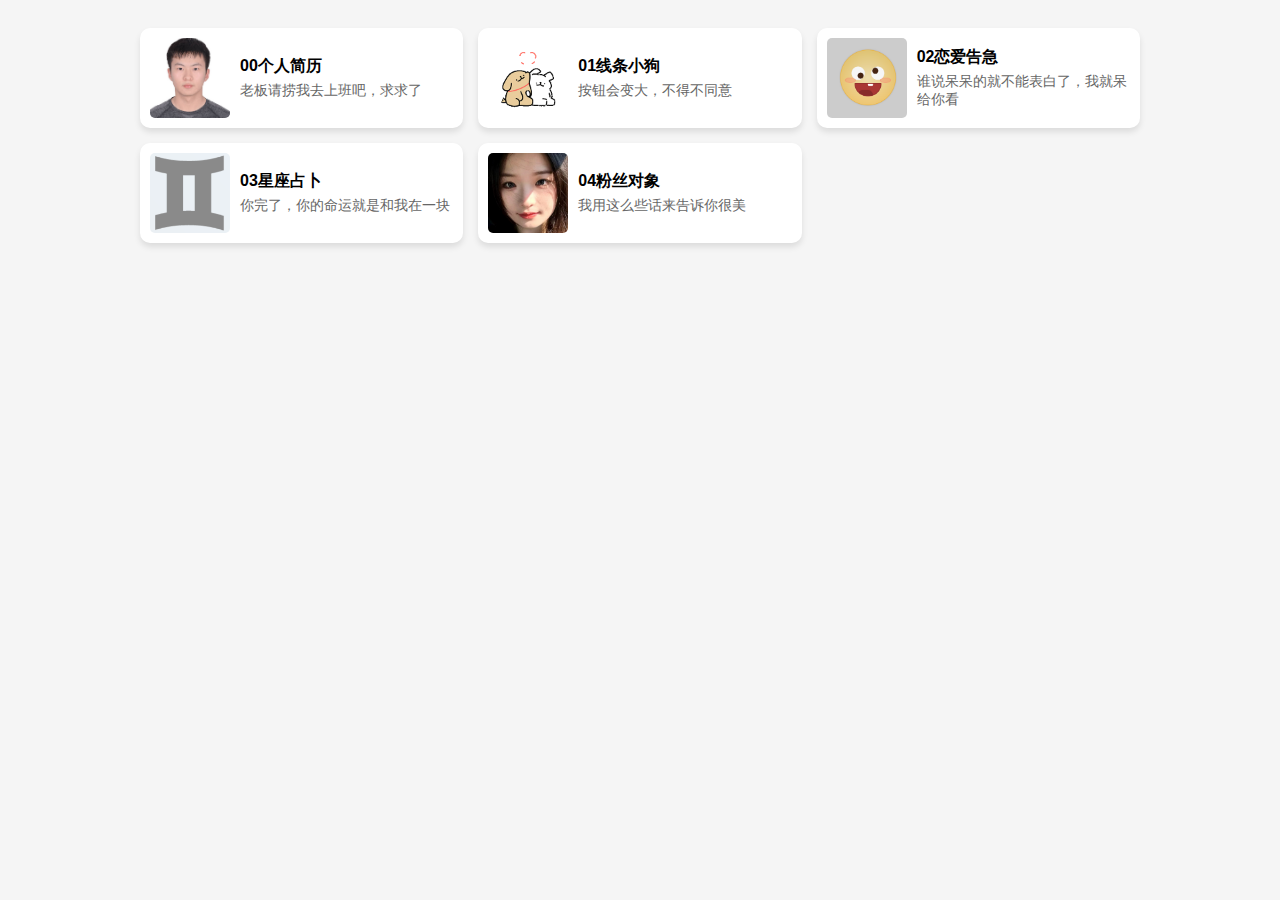
<file: index.html>
<!DOCTYPE html>
<html lang="zh">
<head>
    <meta charset="UTF-8">
    <meta name="viewport" content="width=device-width, initial-scale=1.0">
    <title>前端代码展示</title>
    <link rel="stylesheet" href="styles.css">
</head>
<body>
    <div class="container"></div> <!-- 这里是动态填充的内容 -->
    
    <script src="script.js"></script> <!-- JavaScript 代码 -->
</body>
</html>
</file>
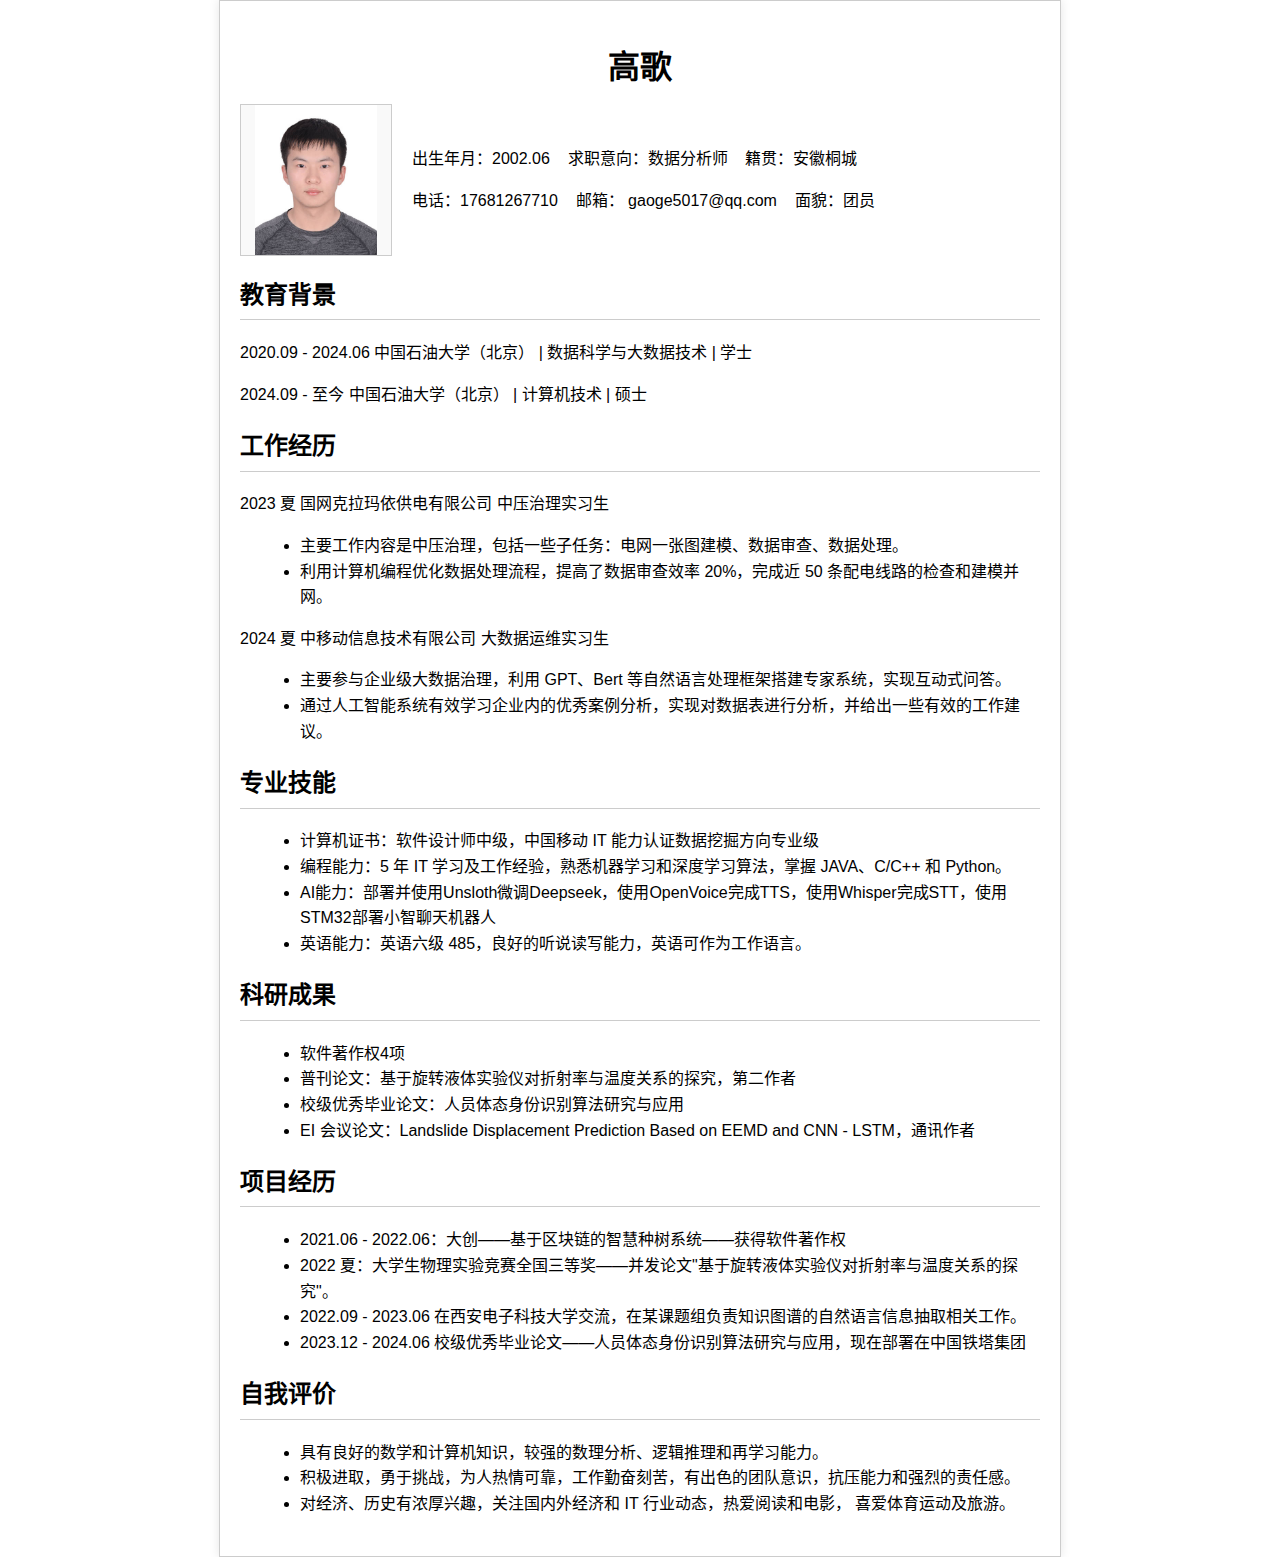
<file: XiangMu/00JianLi/index.html>
<!DOCTYPE html>
<html lang="zh-CN">

<head>
    <meta charset="UTF-8">
    <meta name="viewport" content="width=device-width, initial-scale=1.0">
    <title>高歌 - 简历</title>
    <link rel="icon" href="YiCunZhaoPian.jpg" type="image/png">
    <style>
        body {
            font-family: Arial, sans-serif;
            line-height: 1.6;
            margin: 0;
            display: flex;
            justify-content: center;
            align-items: center;
            min-height: 100vh;
        }
        .resume-container {
            width: 80%;
            max-width: 800px;
            padding: 20px;
            border: 1px solid #ccc;
            box-shadow: 0 0 10px rgba(0, 0, 0, 0.1);
        }


        h1 {
            text-align: center;
            margin-bottom: 10px;
        }

        .personal-info {
            display: flex;
            align-items: center;
            justify-content: space-between;
            margin-bottom: 20px;
        }

        .photo {
            width: 150px;
            height: 150px;
            border: 1px solid #ccc;
            display: flex;
            align-items: center;
            justify-content: center;
            background-color: #f9f9f9;
        }

        .info-details {
            flex: 1;
            margin-left: 20px;
        }

        h2 {
            border-bottom: 1px solid #ccc;
            padding-bottom: 5px;
        }

        ul {
            list-style-type: disc;
            margin-left: 20px;
        }

        .section {
            margin-bottom: 20px;
        }
    </style>
</head>

<body>
    <div class="resume-container">
    <h1>高歌</h1>
    <div class="personal-info">
        <div class="photo">
            <!-- 这里预留照片位置，可将图片路径替换到 src 属性 -->
            <img src="YiCunZhaoPian.jpg" alt="照片" style="max-width: 100%; max-height: 100%;">
        </div>
        <div class="info-details">
            <p>出生年月：2002.06 &nbsp;&nbsp; 求职意向：数据分析师 &nbsp;&nbsp; 籍贯：安徽桐城</p>
            <p>电话：17681267710 &nbsp;&nbsp; 邮箱： gaoge5017@qq.com &nbsp;&nbsp; 面貌：团员</p>
        </div>
    </div>

    <div class="section">
        <h2>教育背景</h2>
        <p>2020.09 - 2024.06 中国石油大学（北京） | 数据科学与大数据技术 | 学士</p>
        <p>2024.09 - 至今 中国石油大学（北京） | 计算机技术 | 硕士</p>
    </div>

    <div class="section">
        <h2>工作经历</h2>
        <p>2023 夏 国网克拉玛依供电有限公司 中压治理实习生</p>
        <ul>
            <li>主要工作内容是中压治理，包括一些子任务：电网一张图建模、数据审查、数据处理。</li>
            <li>利用计算机编程优化数据处理流程，提高了数据审查效率 20%，完成近 50 条配电线路的检查和建模并网。</li>
        </ul>
        <p>2024 夏 中移动信息技术有限公司 大数据运维实习生</p>
        <ul>
            <li>主要参与企业级大数据治理，利用 GPT、Bert 等自然语言处理框架搭建专家系统，实现互动式问答。</li>
            <li>通过人工智能系统有效学习企业内的优秀案例分析，实现对数据表进行分析，并给出一些有效的工作建议。</li>
        </ul>
    </div>

    <div class="section">
        <h2>专业技能</h2>
        <ul>
            <li>计算机证书：软件设计师中级，中国移动 IT 能力认证数据挖掘方向专业级</li>
            <li>编程能力：5 年 IT 学习及工作经验，熟悉机器学习和深度学习算法，掌握 JAVA、C/C++ 和 Python。</li>
            <li>AI能力：部署并使用Unsloth微调Deepseek，使用OpenVoice完成TTS，使用Whisper完成STT，使用STM32部署小智聊天机器人</li>
            <li>英语能力：英语六级 485，良好的听说读写能力，英语可作为工作语言。</li>
        </ul>
    </div>
    <div class="section">
        <h2>科研成果</h2>
        <ul>
            <li>软件著作权4项</li>
            <li>普刊论文：基于旋转液体实验仪对折射率与温度关系的探究，第二作者</li>
            <li>校级优秀毕业论文：人员体态身份识别算法研究与应用</li>
            <li>EI 会议论文：Landslide Displacement Prediction Based on EEMD and CNN - LSTM，通讯作者</li>
            
        </ul>
    </div>
    <div class="section">
        <h2>项目经历</h2>
        <ul>
            <li>2021.06 - 2022.06：大创——基于区块链的智慧种树系统——获得软件著作权</li>
            <li>2022 夏：大学生物理实验竞赛全国三等奖——并发论文"基于旋转液体实验仪对折射率与温度关系的探究"。</li>
            <li>2022.09 - 2023.06 在西安电子科技大学交流，在某课题组负责知识图谱的自然语言信息抽取相关工作。</li>
            <li>2023.12 - 2024.06 校级优秀毕业论文——人员体态身份识别算法研究与应用，现在部署在中国铁塔集团</li>
        </ul>
    </div>

    <div class="section">
        <h2>自我评价</h2>
        <ul>
            <li>具有良好的数学和计算机知识，较强的数理分析、逻辑推理和再学习能力。</li>
            <li>积极进取，勇于挑战，为人热情可靠，工作勤奋刻苦，有出色的团队意识，抗压能力和强烈的责任感。</li>
            <li>对经济、历史有浓厚兴趣，关注国内外经济和 IT 行业动态，热爱阅读和电影， 喜爱体育运动及旅游。</li>
        </ul>
    </div>
</div>
</body>

</html>
</file>
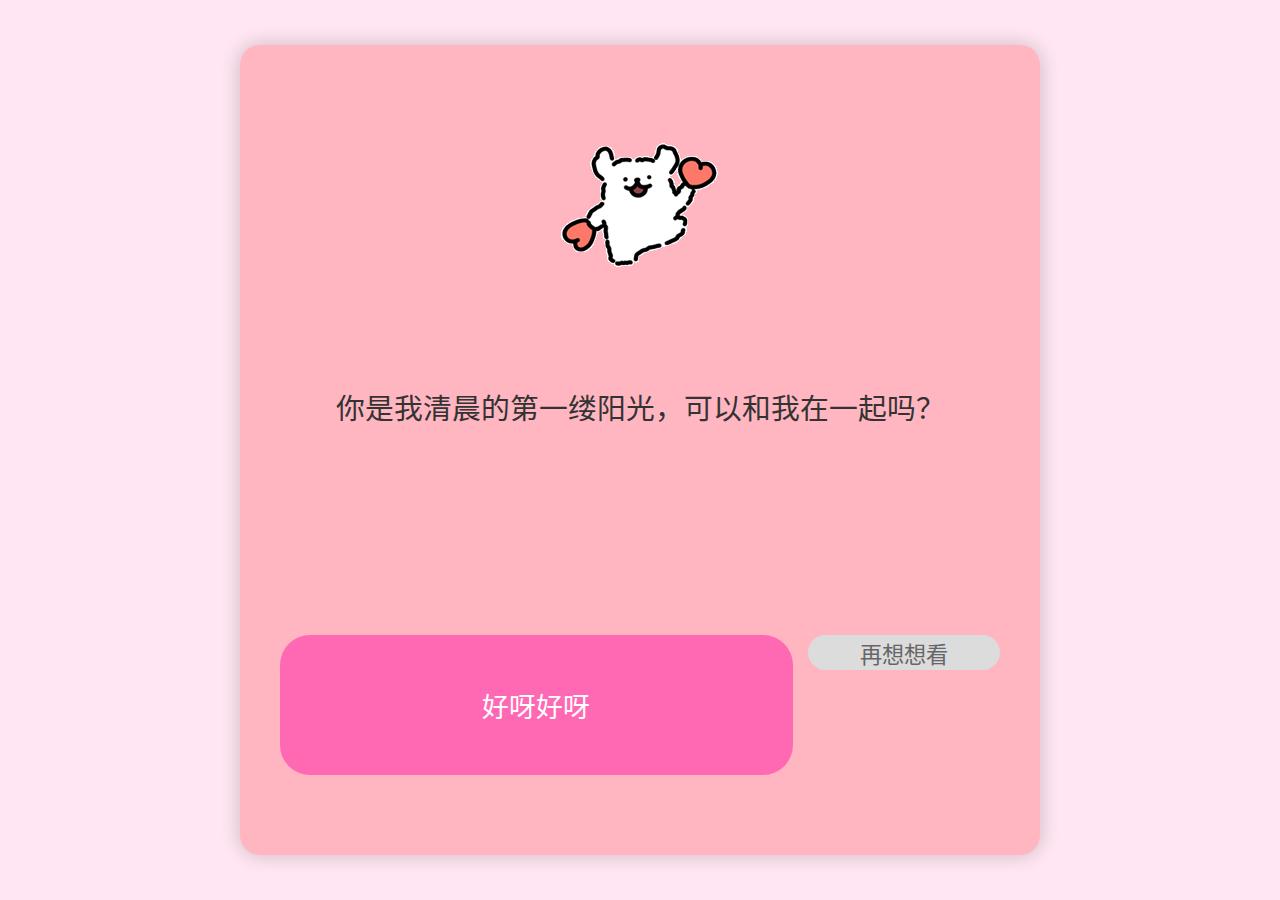
<file: XiangMu/01XianTiaoXiaoGou/index.html>
<!DOCTYPE html>
<html lang="zh-CN">
<head>
    <meta charset="UTF-8">
    <meta name="viewport" content="width=device-width, initial-scale=1.0, maximum-scale=1.0, user-scalable=no">
    <title>爱的通关挑战</title>
    <link rel="icon" href="images/cece.gif" type="image/gif">
    <style>
        * {
            margin: 0;
            padding: 0;
            box-sizing: border-box;
            font-family: '楷体', 'KaiTi', cursive;
        }

        body {
            background-color: #ffe6f2;
            min-height: 100vh;
            display: flex;
            justify-content: center;
            align-items: center;
            padding: 15px;
        }

        .container {
            width: 100%;
            max-width: 800px;
            height: 90vh;
            min-height: 500px;
            position: relative;
            background: #ffb6c1;
            border-radius: 20px;
            box-shadow: 0 0 20px rgba(0,0,0,0.2);
            overflow: hidden;
            display: flex;
            flex-direction: column;
            align-items: center;
        }

        .scene-image {
            width: auto;
            height: auto;
            max-width: 60%;
            max-height: 30vh;
            margin: 5% 0;
            object-fit: contain;
        }

        .text-container {
            width: 90%;
            text-align: center;
            font-size: calc(16px + 1vw);
            color: #333;
            margin: 3% 0;
            padding: 0 10px;
            line-height: 1.4;
            flex-shrink: 0;
        }

        .buttons {
            width: 90%;
            display: flex;
            flex-wrap: wrap;
            justify-content: center;
            gap: 15px;
            margin-top: auto;
            margin-bottom: 10%;
        }

        .btn {
            flex: 1 1 auto;
            min-width: 120px;
            max-width: 90%;
            padding: 12px 20px;
            border: none;
            border-radius: 30px;
            cursor: pointer;
            transition: all 0.3s ease;
            display: flex;
            justify-content: center;
            align-items: center;
            text-align: center;
            white-space: nowrap;
            overflow: hidden;
            text-overflow: ellipsis;
        }

        .btn-accept {
            background: #ff69b4;
            color: white;
            font-size: calc(14px + 1vw);
        }

        .btn-reject {
            background: #dcdcdc;
            color: #666;
            font-size: calc(12px + 0.8vw);
        }

        .success-text {
            position: absolute;
            top: 50%;
            left: 50%;
            transform: translate(-50%, -50%);
            font-size: calc(24px + 3vw);
            color: #ff0000;
            text-shadow: 2px 2px 4px rgba(0,0,0,0.3);
            animation: pulse 1s infinite;
            text-align: center;
            width: 90%;
        }

        @keyframes pulse {
            0% { transform: translate(-50%, -50%) scale(1); }
            50% { transform: translate(-50%, -50%) scale(1.05); }
            100% { transform: translate(-50%, -50%) scale(1); }
        }

        @media (max-width: 600px) {
            .container {
                height: 95vh;
                min-height: unset;
                border-radius: 15px;
            }

            .scene-image {
                max-width: 80%;
                max-height: 25vh;
            }

            .buttons {
                flex-direction: column;
                width: 100%;
                padding: 0 15px;
                gap: 10px;
            }

            .btn {
                width: 100% !important;
                max-width: 100%;
                min-width: unset;
                padding: 10px 15px;
            }

            .btn-accept {
                font-size: calc(16px + 1vw);
            }

            .btn-reject {
                font-size: calc(14px + 0.6vw);
            }
        }
    </style>
</head>
<body>
    <div class="container">
        <img class="scene-image" id="sceneImage" alt="场景图片">
        <div class="text-container" id="sceneText"></div>
        <div class="buttons">
            <button class="btn btn-accept" id="acceptBtn"></button>
            <button class="btn btn-reject" id="rejectBtn"></button>
        </div>
    </div>

    <script>
                const SCENES = [
            {
                image: "images/kaixinaixin.gif",
                text: "你是我清晨的第一缕阳光，可以和我在一起吗？",
                accept: "好呀好呀",
                reject: "再想想看",
                acceptSize: [420, 140],
                rejectSize: [100, 35]
            },
            {
                image: "images/qidai.gif",
                text: "我的世界因你而完整,可以成为我的恋人吗？",
                accept: "那好吧",
                reject: "不要啦",
                acceptSize: [440, 150],
                rejectSize: [80, 30]
            },
            {
                image: "images/daotoudaku.gif",
                text: "你是我存在的意义，可以和我在一起吗？",
                accept: "马上同意",
                reject: "下一题",
                acceptSize: [460, 160],
                rejectSize: [60, 25]
            },
            {
                image: "images/nanguo.gif",
                text: "没有你的人生不完整，可以和我在一起吗？",
                accept: "立即确认",
                reject: "跳过",
                acceptSize: [480, 170],
                rejectSize: [40, 20]
            },
            {
                image: "images/chuini.gif",
                text: "请给我照顾你的机会",
                accept: "必须可以",
                reject: "",
                acceptSize: [500, 180],
                rejectSize: [1, 1]
            }
        ];


        // 初始化变量

        let currentScene = 0;
        const elements = {
            sceneImage: document.getElementById('sceneImage'),
            sceneText: document.getElementById('sceneText'),
            acceptBtn: document.getElementById('acceptBtn'),
            rejectBtn: document.getElementById('rejectBtn')
        };

        // 响应式调整函数
        function handleResponsive() {
            const isMobile = window.innerWidth <= 600;
            elements.buttons.style.flexDirection = isMobile ? 'column' : 'row';
        }

        // 更新场景函数
        function updateScene() {
            const scene = SCENES[currentScene];

            // 更新内容
            elements.sceneImage.src = scene.image;
            elements.sceneText.textContent = scene.text;

            // 更新按钮
            const updateButton = (btn, text, size) => {
                btn.textContent = text;
                btn.style.width = window.innerWidth > 600 ? `${size[0]}px` : '90%';
                btn.style.height = `${size[1] * (window.innerWidth > 600 ? 1 : 0.8)}px`;
                btn.style.display = text ? 'flex' : 'none';
            };

            updateButton(elements.acceptBtn, scene.accept, scene.acceptSize);
            updateButton(elements.rejectBtn, scene.reject, scene.rejectSize);

            // 自动调整字体
            autoScaleAll();
        }

        // 增强的自动缩放函数
        function autoScaleAll() {
            [elements.acceptBtn, elements.rejectBtn].forEach(btn => {
                if (!btn.textContent) return;

                const style = getComputedStyle(btn);
                const maxWidth = btn.offsetWidth - parseFloat(style.paddingLeft) * 2;
                let fontSize = parseFloat(style.fontSize);

                // 创建测量元素
                const measure = document.createElement('div');
                measure.style.cssText = `
                    position: fixed;
                    visibility: hidden;
                    white-space: nowrap;
                    font: ${fontSize}px/${style.lineHeight} "${style.fontFamily}";
                `;
                measure.textContent = btn.textContent;
                document.body.appendChild(measure);

                // 调整逻辑
                while (measure.offsetWidth > maxWidth && fontSize > 12) {
                    fontSize -= 1;
                    measure.style.fontSize = `${fontSize}px`;
                }

                btn.style.fontSize = `${fontSize}px`;
                document.body.removeChild(measure);
            });
        }

        // 成功界面
        function showSuccess() {
            elements.sceneImage.src = 'images/cece.gif';
            elements.sceneText.innerHTML = '<div class="success-text">我们成功在一起啦！❤</div>';
            elements.acceptBtn.style.display = 'none';
            elements.rejectBtn.style.display = 'none';
        }

        // 事件监听
        window.addEventListener('resize', () => {
            handleResponsive();
            autoScaleAll();
        });

        elements.acceptBtn.addEventListener('click', showSuccess);
        elements.rejectBtn.addEventListener('click', () => {
            if (currentScene < SCENES.length - 1) {
                currentScene++;
                updateScene();
            }
        });

        // 初始化
        // handleResponsive();
        updateScene();
    </script>
</body>
</html>
</file>
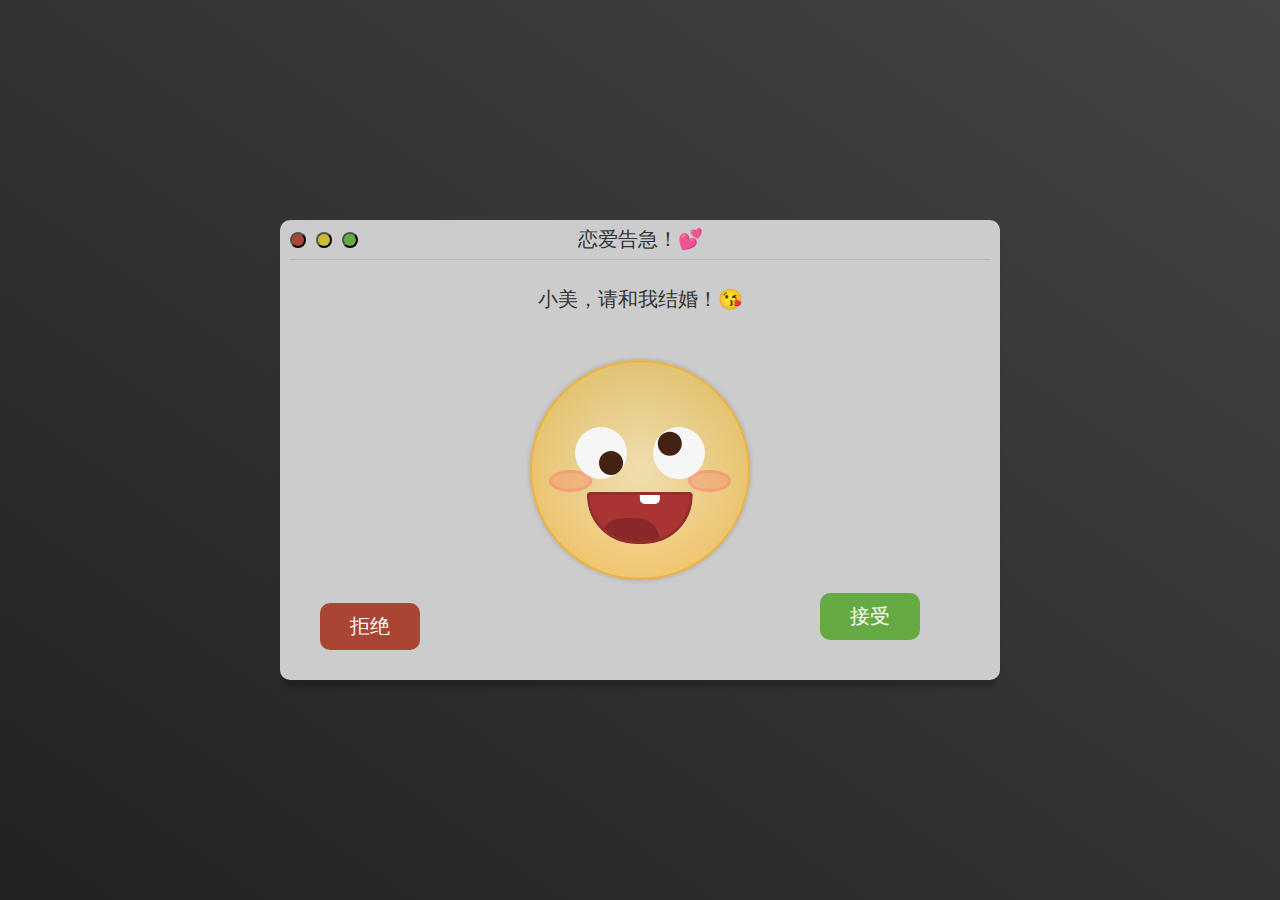
<file: XiangMu/02LianAiGaoJi/index.html>
<!DOCTYPE html>
<html lang="en">

<head>
    <meta charset="UTF-8">
    <meta name="viewport" content="width=device-width, initial-scale=1.0">
    <link rel="icon" href="../../SuoLveTu/02LianAiGaoji.png" type="image/png">
    <title>恋爱告急！💕</title>
    <style>
        * {
            box-sizing: border-box;
            font: inherit;
        }

        html {
            overflow: hidden;
            color: #333;
            font-size: 62.5%;
        }

        @media screen and (max-width: 480px) {
            html {
                font-size: 50%;
            }
        }

        html body {
            font-size: 2rem;
            padding: 0;
            margin: 0;
            width: 100vw;
            height: 100vh;
            background-image: linear-gradient(to left bottom, #444, #222);
            overflow: hidden;
            font-family: 'Rubik', sans-serif;
        }

      .Confirm {
            position: absolute;
            display: flex;
            flex-direction: column;
            overflow: hidden;
            top: 50%;
            left: 50%;
            transform: translate(-50%, -50%);
            width: 72rem;
            max-width: 100%;
            min-width: 34rem;
            max-height: 100%;
            height: 46rem;
            background-color: #ccc;
            border-radius: 1rem;
            box-shadow: 0px 10px 5px -3px rgba(0, 0, 0, 0.2);
        }

      .Confirm-Header {
            display: flex;
            align-items: center;
            position: relative;
            flex: 0 0 4rem;
            margin: 0 1rem;
            border-bottom: solid 1px rgba(0, 0, 0, 0.1);
            white-space: nowrap;
        }

      .Confirm-Header-Button {
            display: block;
            width: 1.6rem;
            height: 1.6rem;
            border-radius: 1rem;
            flex: 0 0 auto;
            transition: background-color 0.3s;
        }

      .Confirm-Header-Button:not(:last-of-type) {
            margin-right: 1rem;
        }

      .Confirm-Header-Button_Close {
            background-color: #a43;
        }

      .Confirm-Header-Button_Close:hover {
            background-color: #c85a48;
        }

      .Confirm-Header-Button_Maximize {
            background-color: #cb3;
        }

      .Confirm-Header-Button_Maximize:hover {
            background-color: #d6c95c;
        }

      .Confirm-Header-Button_Minimize {
            background-color: #6a4;
        }

      .Confirm-Header-Button_Minimize:hover {
            background-color: #81c061;
        }

      .Confirm-Header-Title {
            margin: 0;
            padding: 0;
            transform: translateX(50%);
            margin-right: 50%;
            margin-left: auto;
        }

      .Confirm-Body {
            flex: 1;
            display: flex;
            align-items: flex-end;
            justify-content: space-between;
            position: relative;
            margin: 2rem 4rem;
        }

      .Confirm-Body-Title {
            margin: 0;
            padding: 0;
            position: absolute;
            transform: translateY(-50%);
            top: 5%;
            text-align: center;
            width: 100%;
        }

      .Confirm-Body-Button,
      .Confirm-Body-Button:link,
      .Confirm-Body-Button:visited {
            color: #fff;
            border-radius: 1rem;
            text-decoration: none;
            padding: 1rem 2rem;
            margin-bottom: 1rem;
            min-width: 10rem;
            text-align: center;
            transition: background-color 0.3s;
        }

      .Confirm-Body-Button_Delete {
            background-color: #a43;
        }

      .Confirm-Body-Button_Delete:hover {
            background-color: #c85a48;
        }

      .Confirm-Body-Button_Cancel {
            background-color: #6a4;
            /* 将保留按钮移动到右下角 */
            position: absolute;
            bottom: 1rem;
            right: 4rem;
        }

      .Confirm-Body-Button_Cancel:hover {
            background-color: #81c061;
        }

      .Boi {
            --happiness: 0.9;
            --derp: 1;
            --px: 0.5;
            --py: 0.5;
            width: 22rem;
            max-width: 100%;
            height: 22rem;
            top: 50%;
            left: 50%;
            transform: translate(-50%, -50%);
            background-image: radial-gradient(#f7e0b2, #eb5);
            border-radius: 100%;
            overflow: hidden;
            margin: 0;
            align-self: center;
            flex: 0 0 auto;
            border: solid 2px #ecb23e;
            box-shadow: 0px 0px 5px rgba(0, 0, 0, 0.2);
        }

      .Boi,
      .Boi * {
            position: absolute;
        }

      .Boi::before {
            content: '';
            display: block;
            width: 100%;
            height: 100%;
            top: 0;
            left: 0;
            background-image: linear-gradient(to bottom, #5a8, rgba(85, 170, 136, 0));
            opacity: calc(1 - var(--happiness));
        }

      .Boi-Blush {
            width: 20%;
            height: 10%;
            background-color: rgba(255, 100, 100, 0.3);
            border: 3px solid rgba(255, 100, 100, 0.3);
            top: calc(45% + var(--py) * 10%);
            border-radius: 100%;
            opacity: calc(var(--happiness) * var(--happiness) * 0.9 + 0.1);
        }

      .Boi-Blush_L {
            left: calc(7% + var(--px) * 2%);
        }

      .Boi-Blush_R {
            right: calc(9% - var(--px) * 2%);
        }

      .Boi-Eye {
            width: calc(26% - var(--happiness) * 2%);
            height: calc(26% - var(--happiness) * 2%);
            background-color: #f6f6f6;
            border-radius: 100%;
            top: calc(25% + var(--py) * 10%);
            overflow: hidden;
        }

      .Boi-Eye_L {
            left: calc(18% + var(--px) * 4%);
        }

      .Boi-Eye_L::after {
            transform: translate(calc((var(--px) + var(--derp) * 0.5) * 100%), calc((var(--py) + var(--derp) * 0.5) * 100%));
        }

      .Boi-Eye_R {
            right: calc(22% - var(--px) * 4%);
        }

      .Boi-Eye_R::after {
            transform: translate(calc((var(--px) + var(--derp) * -0.3) * 100%), calc((var(--py) + var(--derp) * -0.3) * 100%));
        }

      .Boi-Eye::after {
            content: '';
            display: block;
            background-color: #421;
            width: calc(55% - var(--happiness) * 10%);
            height: calc(55% - var(--happiness) * 10%);
            border-radius: 100%;
        }

      .Boi-Mouth {
            width: calc(51% - var(--happiness) * 2%);
            height: calc(26% - var(--happiness) * 2%);
            background-color: #a33;
            border-radius: calc((1 - var(--happiness)) * 10em) calc((1 - var(--happiness)) * 10em) calc(var(--happiness) * 16em) calc(var(--happiness) * 16em);
            top: calc(57.5% + var(--py) * 5%);
            left: calc(47.5% + var(--px) * 5%);
            transform: translateX(-50%);
            overflow: hidden;
            border: 3px solid #962d2d;
            /* fix safari overflow breach */
            -webkit-mask-image: -webkit-radial-gradient(white, black);
        }

      .Boi-Mouth::before {
            content: '';
            display: block;
            position: absolute;
            width: 20%;
            height: 20%;
            top: 0;
            left: 50%;
            background-color: white;
            border-radius: 0 0 0.5rem 0.5rem;
        }

      .Boi-Mouth::after {
            content: '';
            display: block;
            position: absolute;
            width: 60%;
            height: 50%;
            left: 10%;
            bottom: 0;
            background-color: rgba(0, 0, 0, 0.2);
            border-radius: 20rem 20rem 0 0;
        }

      .active {
            transition: all 2s;
        }
    </style>
</head>

<body>
    <div class="Confirm">
        <div class="Confirm-Header">
            <button class="Confirm-Header-Button Confirm-Header-Button_Close"></button>
            <button class="Confirm-Header-Button Confirm-Header-Button_Maximize"></button>
            <button class="Confirm-Header-Button Confirm-Header-Button_Minimize"></button>
            <h3 class="Confirm-Header-Title">恋爱告急！💕</h3>
        </div>
        <div class="Confirm-Body">
            <h3 class="Confirm-Body-Title">小美，请和我结婚！😘</h3>
            <div class="Boi">
                <div class="Boi-Blush Boi-Blush_L"></div>
                <div class="Boi-Blush Boi-Blush_R"></div>
                <div class="Boi-Eye Boi-Eye_L"></div>
                <div class="Boi-Eye Boi-Eye_R"></div>
                <div class="Boi-Mouth"></div>
            </div>
            <a href="#" class="Confirm-Body-Button Confirm-Body-Button_Delete">拒绝</a>
            <a href="#" class="Confirm-Body-Button Confirm-Body-Button_Cancel">接受</a>
        </div>
    </div>

    <script>
        const confirm = document.querySelector('.Confirm');
        const boi = document.querySelector('.Boi');
        const btnDelete = document.querySelector('.Confirm-Body-Button_Delete');
        const btnCancel = document.querySelector('.Confirm-Body-Button_Cancel');
        const shezhi = document.querySelector('.Confirm-Body-Title');
        const current = {
            happiness: 0.9,
            derp: 1,
            px: 0.5,
            py: 0.5
        };
        const target = {...current };

        confirm.addEventListener('mousemove',  onMouseMove);
        confirm.addEventListener('mouseleave',  onMouseLeave);

        function onMouseMove({ clientX: x, clientY: y }) {
            let dx1 = x - btnDelete.getBoundingClientRect().x  - btnDelete.getBoundingClientRect().width  * 0.5;
            let dy1 = y - btnDelete.getBoundingClientRect().y  - btnDelete.getBoundingClientRect().height  * 0.5;
            let dx2 = x - btnCancel.getBoundingClientRect().x  - btnCancel.getBoundingClientRect().width  * 0.5;
            let dy2 = y - btnCancel.getBoundingClientRect().y  - btnCancel.getBoundingClientRect().height  * 0.5;
            let px = (x - confirm.getBoundingClientRect().x)  / confirm.getBoundingClientRect().width;
            let py = (y - confirm.getBoundingClientRect().y)  / confirm.getBoundingClientRect().height;
            let distDelete = Math.sqrt(dx1  * dx1 + dy1 * dy1);
            let distCancel = Math.sqrt(dx2  * dx2 + dy2 * dy2);
            let happiness = Math.pow(distDelete  / (distCancel + distDelete), 0.75);

            target.happiness  = happiness;
            target.derp  = 0;
            target.px  = px;
            target.py  = py;
        }

        function onMouseLeave() {
            target.happiness  = 0.9;
            target.derp  = 1;
            target.px  = 0.5;
            target.py  = 0.5;
        }

        function update() {
            for (let prop in target) {
                if (target[prop] === current[prop]) {
                    continue;
                } else if (Math.abs(target[prop]  - current[prop]) < 0.01) {
                    current[prop] = target[prop];
                } else {
                    current[prop] += (target[prop] - current[prop]) * 0.1;
                }
                boi.style.setProperty(`--${prop}`,  current[prop]);
            }
            requestAnimationFrame(update);
        }

        update();

        btnDelete.addEventListener('mouseenter',  function () {
            shezhi.innerHTML  = '真的要离开我吗？🥺';
            shezhi.classList.add('active');
        });

        btnDelete.addEventListener('mouseleave',  function () {
            shezhi.innerHTML  = '真的要拒绝我的热爱吗？';
            shezhi.classList.remove('active');
        });

        btnCancel.addEventListener('mouseenter',  function () {
            shezhi.innerHTML  = '我会一直陪着你！😊';
            shezhi.classList.add('active');
            // 当鼠标悬停在保留按钮上时，让表情更开心
            target.happiness  = 1;
        });

        btnCancel.addEventListener('mouseleave',  function () {
            shezhi.innerHTML  = '真的要要拒绝我的热爱吗？';
            shezhi.classList.remove('active');
            // 鼠标离开保留按钮时，恢复默认表情
            target.happiness  = 0.9;
        });
    </script>
</body>

</html>
</file>
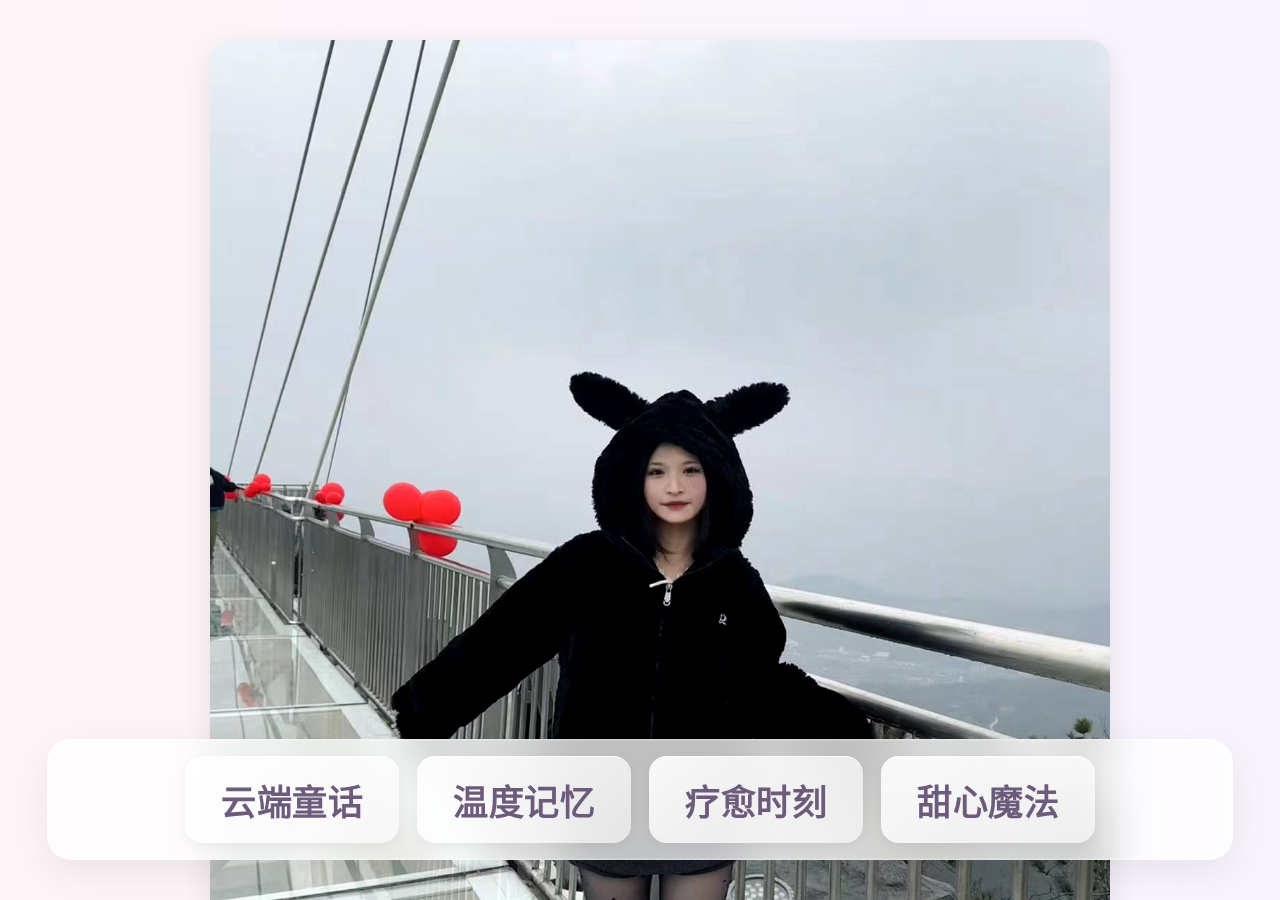
<file: XiangMu/04FengSiDuiXiang/index.html>
<!DOCTYPE html>
<html lang="zh-cn">
<head>
    <meta charset="UTF-8">
    <meta name="viewport" content="width=device-width, initial-scale=1.0">
    <title>我们的记忆盒子</title>
    <style>
        :root {
            --primary-color: #ff7eb4;
            --secondary-color: #6c5b7b;
            --glass-effect: linear-gradient(120deg, rgba(255,255,255,0.15) 0%, rgba(255,255,255,0.05) 100%);
        }

        body {
            background: linear-gradient(135deg, #fff5f8 0%, #f8f4ff 100%);
            font-family: 'Microsoft YaHei', sans-serif;
            overflow-x: hidden;
        }

        /* 响应式图片容器 */
        .image-container {
            position: relative;
            max-width: 900px;
            max-height: 1200px;
            margin: 20px auto;
            border-radius: 20px;
            overflow: hidden;
            box-shadow: 0 8px 32px rgba(0,0,0,0.1);
            transition: transform 0.3s ease;
            display: flex;           /* 新增flex布局 */
            justify-content: center; /* 水平居中 */
            align-items: center;     /* 垂直居中 */

        }

        .main-image {
            width: 100%;
            height: 100%;
            object-fit: cover;
            object-position: center;
            filter: drop-shadow(0 4px 15px rgba(0,0,0,0.1));
        }

        /* 文字气泡增强 */
        .text-bubble {
            position: relative;
            max-width: 80%;
            margin: 2rem auto 3rem;  /* 下边距从auto改为3rem */
            padding: 1.5rem 2rem;   /* 左右增加内边距 */
            background: var(--glass-effect);
            backdrop-filter: blur(10px);
            border-radius: 15px;
            box-shadow: 0 4px 30px rgba(0,0,0,0.1);
            border: 1px solid rgba(255,255,255,0.3);
            margin-bottom:150px;
        }

        .text-bubble::before {
            content: '';
            position: absolute;
            width: 40px;
            height: 40px;
            background: var(--glass-effect);
            top: -15px;
            left: 50%;
            transform: translateX(-50%) rotate(45deg);
            z-index: -1;
        }

        .text-bubble p {
            font-size: 2.5rem;
            line-height: 1.8;
            color: #5a4a6a;
            text-shadow: 0 2px 4px rgba(255,255,255,0.5);
            margin: 0.8rem 0;  /* 新增段落间距 */
        }

        /* 表情包动态布局 */
        .emoji {
            width: 160px;
            height: 160px;
            position: absolute;
            bottom: -30px;
            right: -20px;
            filter: drop-shadow(0 4px 8px rgba(0,0,0,0.1));
            transition: transform 0.3s ease;
        }

        .emoji:hover {
            transform: scale(1.1) rotate(-5deg);
        }

       /* 导航容器增强 */
       .nav-container {
    position: fixed;         /* 固定定位在视口中 */
    bottom: 40px;            /* 距离底部40像素 */
    left: 50%;               /* 水平居中定位 */
    transform: translateX(-50%); /* 精确水平居中 */
    display: flex;           /* 弹性布局排列按钮 */
    gap: 18px;               /* 按钮间距18像素 */
    padding: 16px;           /* 内边距 */
    background: rgba(255, 255, 255, 0.75); /* 75%透明度的白色背景 */
    backdrop-filter: blur(20px) saturate(180%); /* 背景模糊和饱和度增强 */
    border-radius: 24px;      /* 圆角半径 */
    box-shadow:
        0 12px 40px rgba(0,0,0,0.08),  /* 外阴影 */
        inset 0 0 0 1px rgba(255,255,255,0.2); /* 内发光边框效果 */
    border: 1px solid rgba(255,255,255,0.3); /* 半透明边框 */
    min-width: 90vw;         /* 最小宽度为视口宽度60% */
    justify-content: center; /* 子元素水平居中 */
    transition: all 0.4s cubic-bezier(0.175, 0.885, 0.32, 1.1); /* 平滑动画过渡 */
}

/* 悬浮态容器动效 */
.nav-container:hover {
    transform: translateX(-50%) scale(1.02);
    box-shadow:
        0 16px 48px rgba(0,0,0,0.12),
        inset 0 0 0 1px rgba(255,255,255,0.3);
}

/* 按钮质感升级 */
.nav-container button {
    padding: 18px 36px;            /* 按钮内边距：上下18px 左右36px */
    border: none;                   /* 去除默认边框 */
    background:
        linear-gradient(145deg,     /* 145度渐变背景 */
            rgba(255,255,255,0.9) 0%,   /* 顶部90%透明白 */
            rgba(255,255,255,0.6) 100%);/* 底部60%透明白 */
    color: var(--secondary-color);  /* 使用次级主题色 */
    border-radius: 18px;            /* 圆角半径18px */
    cursor: pointer;                /* 鼠标手型指针 */
    transition:                     /* 多属性过渡动画 */
        transform 0.3s ease,        /* 变形效果0.3秒缓动 */
        box-shadow 0.3s ease,       /* 阴影变化0.3秒缓动 */
        background 0.4s ease;       /* 背景渐变0.4秒缓动 */
    font-weight: 600;               /* 中等加粗字体 */
    letter-spacing: 0.5px;          /* 字间距扩大0.5px */
    font-size: 2.2em;               /* 1.1倍基准字号 */
    white-space: nowrap;            /* 禁止文字换行 */
    box-shadow:
        0 4px 12px rgba(0,0,0,0.05), /* 外阴影：柔和投影 */
        inset 0 1px 0 rgba(255,255,255,0.8); /* 内阴影：顶部高光 */
}

/* 按钮悬浮态 */
.nav-container button:hover {
    background:
        linear-gradient(145deg,
            var(--primary-color) 0%,
            #ff6fa5 100%);
    color: white;
    transform: translateY(-2px) scale(1.05);
    box-shadow:
        0 6px 24px rgba(255,126,180,0.3),
        inset 0 1px 0 rgba(255,255,255,0.2);
}

/* 按钮激活态 */
.nav-container button:active {
    transform: translateY(1px) scale(0.98);
}

/* 移动端适配 */
@media (max-width: 768px) {
    .nav-container {
        bottom: 20px;
        padding: 12px;
        min-width: 80vw;
        gap: 12px;
    }

    .nav-container button {
        padding: 14px 24px;
        font-size: 0.95em;
        border-radius: 14px;
    }
}

        .page {
    position: fixed;
    top: 0;
    left: 0;
    width: 100%;
    height: 100vh;
    padding: 20px;
    overflow-y: auto;
    opacity: 0;
    transform: translateY(20px);
    transition: all 0.6s cubic-bezier(0.23, 1, 0.32, 1);
    pointer-events: none;
}

.active-page {
    opacity: 1;
    transform: translateY(0);
    pointer-events: auto;
}
    </style>
</head>
<body>
    <!-- 页面1：云端童话 -->
    <section id="page1" class="page active-page">
        <div class="image-container"><img src="images/BoLiQiao.jpg" alt="玻璃栈道" class="main-image"></div>
        <div class="text-bubble">
            <p>玻璃栈道上的小耳朵骑士，你站在云端回眸的瞬间，我的世界就定格成了最清澈的童话。纵使脚下万丈斑斓，只要有你攥着衣角，连心跳声都是最安心的节拍。</p>
            <img src="images/cece.gif" class="emoji" alt="北极熊表情">
        </div>
    </section>

    <!-- 页面2：温度记忆 -->
    <section id="page2" class="page">
        <div class="image-container"><img src="images/CheShangYangGuang.jpg" alt="毛衣时光" class="main-image"></div>
        <div class="text-bubble">
            <p>毛衣的褶皱藏着我们的温度，项链摇晃的微光里住着心跳的频率。即使车窗外的风景都虚化，你发梢卷起的弧度永远是我目光的锚点。</p>
            <img src="images/qidai.gif" class="emoji" alt="垂耳兔表情">
        </div>
    </section>

    <!-- 页面3：疗愈时刻 -->
    <section id="page3" class="page">
        <div class="image-container"> <img src="images/ShengBingNanShou.jpg" alt="疗愈时光" class="main-image"></div>
        <div class="text-bubble">
            <p>绷带裹不住你眼里的星河，这副眼镜倒映的，是我正在笨拙却坚定地学着把心跳缠成守护你的蝴蝶结。</p>
            <img src="images/ShuiXing.gif" class="emoji" alt="猫咪表情">
        </div>
    </section>

    <!-- 页面4：甜心魔法 -->
    <section id="page4" class="page">
        <div class="image-container"><img src="images/DanGaoBiXin.jpg" alt="爱心蛋糕" class="main-image"></div>
        <div class="text-bubble">
            <p>你指尖的爱心魔法刚点亮这个角落，Hello Kitty的甜度就输了三分——原来蕾丝褶皱里藏着的，是我们用晚安吻称量过温柔时光。</p>
            <img src="images/SongHua.gif" class="emoji" alt="蛋糕猫表情">
        </div>
    </section>


    <!-- 底部导航 -->
    <nav class="nav-container">
        <button onclick="showPage(1)">云端童话</button>
        <button onclick="showPage(2)">温度记忆</button>
        <button onclick="showPage(3)">疗愈时刻</button>
        <button onclick="showPage(4)">甜心魔法</button>
    </nav>

    <script>

        // 页面切换逻辑
        function showPage(pageNumber) {
            document.querySelectorAll('.page').forEach(page => {
                page.classList.remove('active-page');
            });
            document.getElementById(`page${pageNumber}`).classList.add('active-page');
        }

        // 初始化特效
        document.querySelectorAll('.text-bubble').forEach(bubble => {
            bubble.style.background = 'linear-gradient(45deg, rgba(255,255,255,0.8), rgba(255,255,255,0.3))';
        });

        document.body.addEventListener('mousemove', (e) => {
    const particles = document.createElement('div');
    particles.style.cssText = `
        position: fixed;
        width: 4px;
        height: 4px;
        background: ${Math.random() > 0.5 ? 'var(--primary-color)' : 'var(--secondary-color)'};
        border-radius: 50%;
        pointer-events: none;
        left: ${e.pageX}px;
        top: ${e.pageY}px;
        transition: transform 0.3s, opacity 1s;
    `;
    document.body.appendChild(particles);

    setTimeout(() => {
        particles.style.transform = 'scale(2)';
        particles.style.opacity = '0';
        setTimeout(() => particles.remove(), 1000);
    }, 50);
});



    </script>
</body>
</html>
</file>
<file: styles.css>
body {
    font-family: Arial, sans-serif;
    background-color: #f5f5f5;
    padding: 20px;
}

.container {
    display: grid;
    grid-template-columns: repeat(auto-fill, minmax(250px, 1fr));
    gap: 15px;
    max-width: 1000px;
    margin: auto;
}

.project-card {
    background: white;
    border-radius: 10px;
    box-shadow: 0 4px 6px rgba(0, 0, 0, 0.1);
    overflow: hidden;
    transition: transform 0.3s ease;
}

.project-card:hover {
    transform: translateY(-5px);
}

.project-card a {
    display: flex;
    text-decoration: none;
    color: black;
    padding: 10px;
}

.project-card img {
    width: 80px;
    height: 80px;
    object-fit: cover;
    border-radius: 5px;
    margin-right: 10px;
}

.info {
    display: flex;
    flex-direction: column;
    justify-content: center;
}

.info h3 {
    margin: 0;
    font-size: 16px;
}

.info p {
    margin: 5px 0 0;
    font-size: 14px;
    color: #666;
}
</file>
